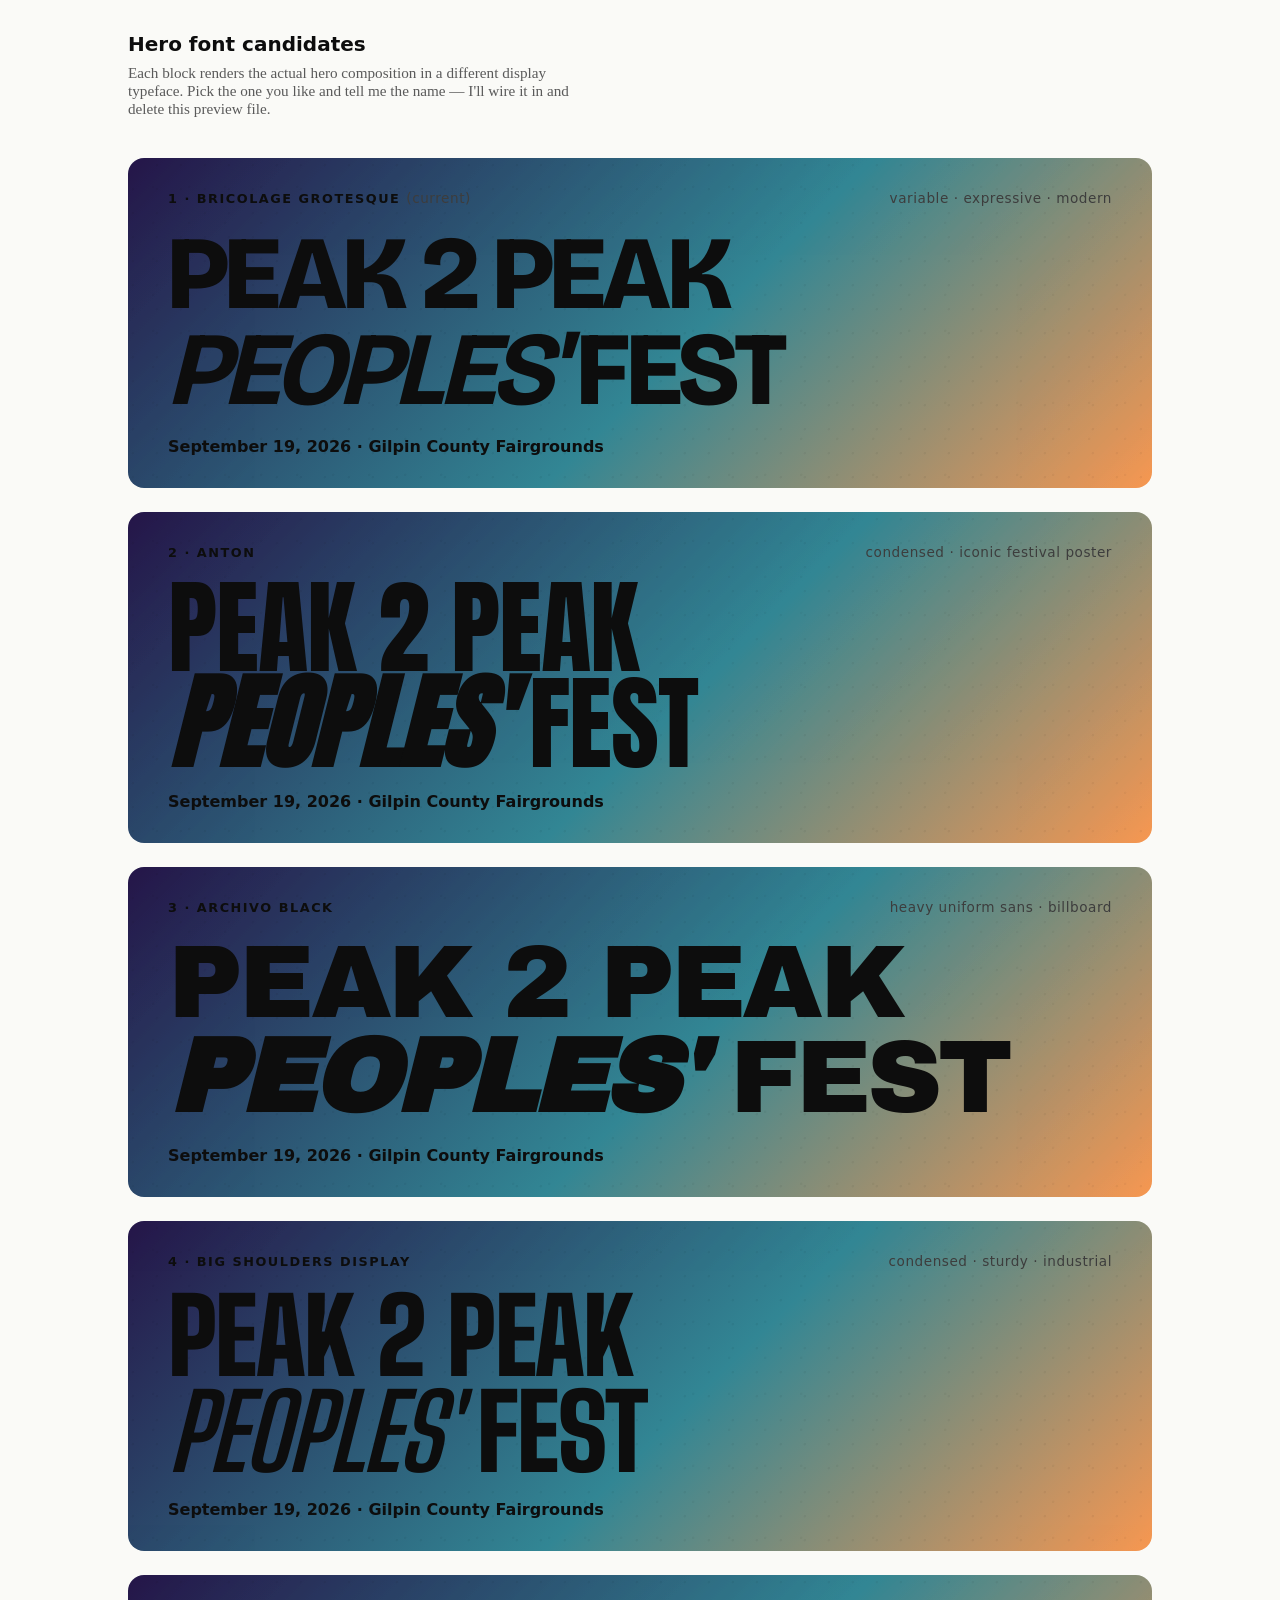
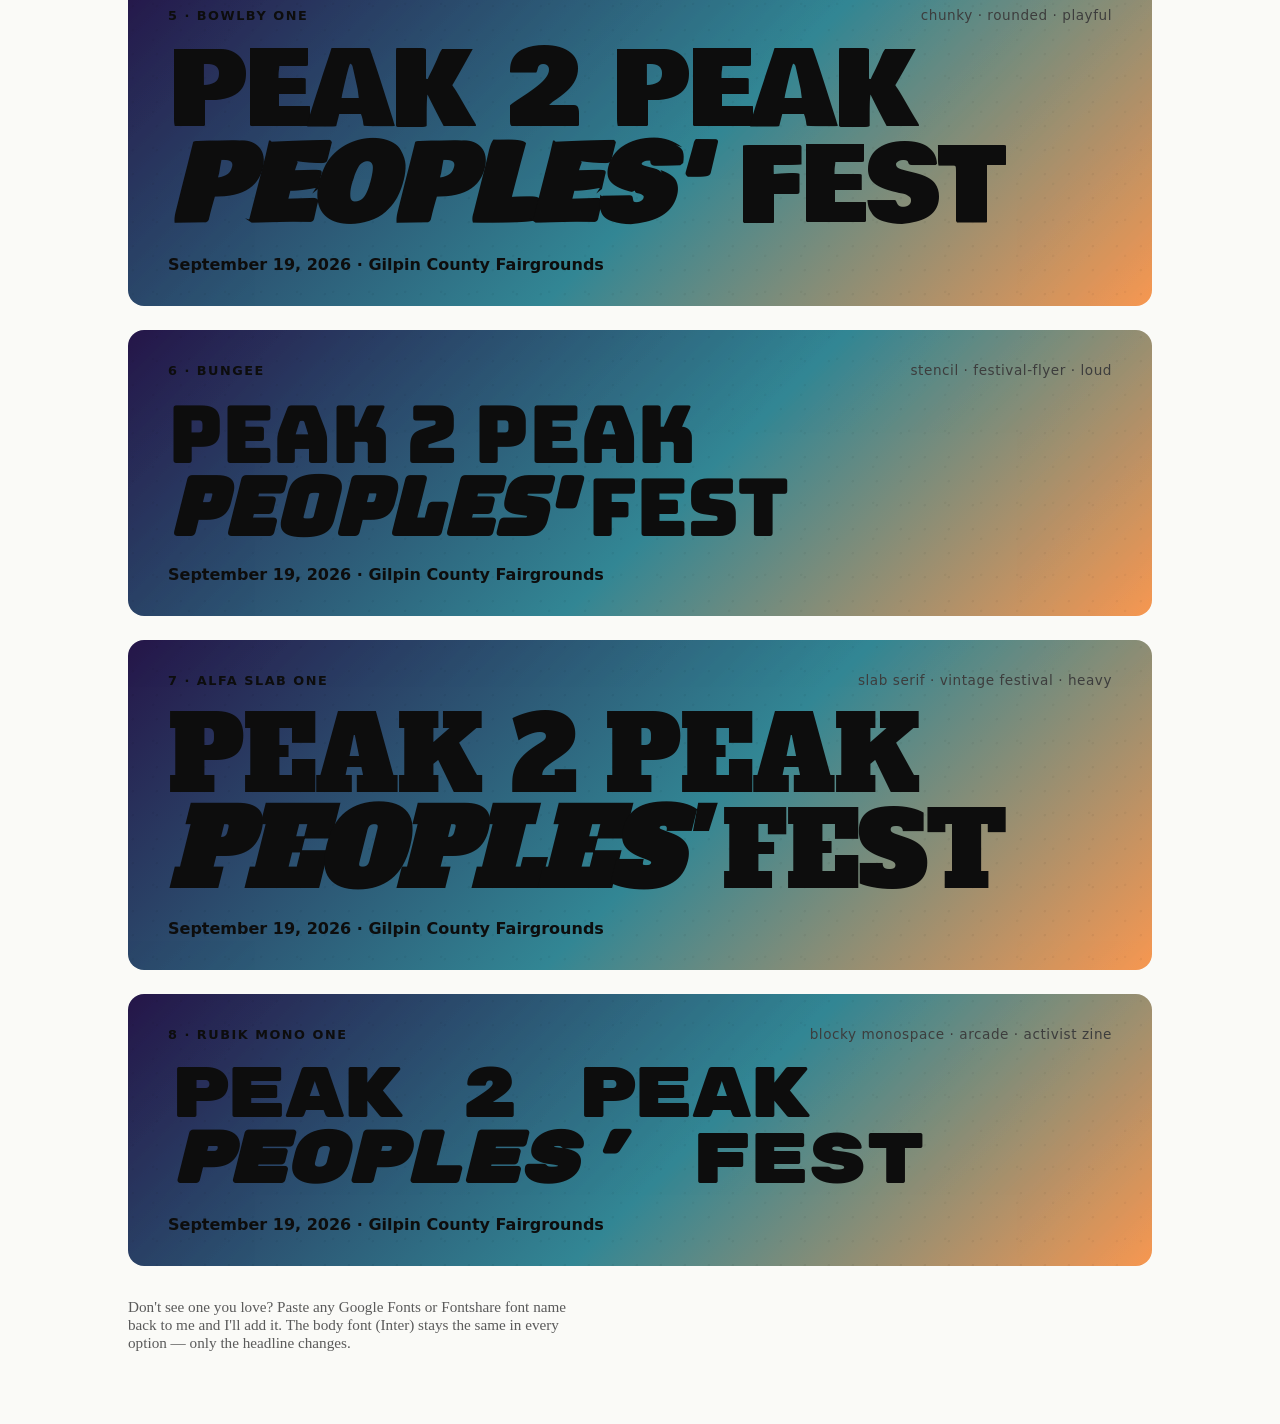
<file: _preview/fonts.html>
<!doctype html>
<html lang="en">
<head>
  <meta charset="utf-8" />
  <meta name="viewport" content="width=device-width, initial-scale=1" />
  <title>Hero font preview — Peak 2 Peak</title>
  <meta name="theme-color" content="#f2f230" />

  <!-- Load all candidate fonts in one request -->
  <link rel="preconnect" href="https://fonts.googleapis.com" />
  <link rel="preconnect" href="https://fonts.gstatic.com" crossorigin />
  <link rel="stylesheet" href="https://fonts.googleapis.com/css2?family=Anton&family=Archivo+Black&family=Big+Shoulders+Display:wght@800;900&family=Bowlby+One&family=Bricolage+Grotesque:opsz,wght@12..96,800&family=Bungee&family=Alfa+Slab+One&family=Rubik+Mono+One&display=swap" />

  <link rel="stylesheet" href="../assets/css/tokens.css" />

  <style>
    body {
      margin: 0;
      font-family: var(--font-body);
      background: var(--paper);
      color: var(--ink);
      padding: 2rem 0;
      -webkit-font-smoothing: antialiased;
    }
    .wrap { max-width: 64rem; margin: 0 auto; padding: 0 clamp(1rem, 4vw, 2rem); }
    h1.page-title {
      font-family: 'Inter', system-ui, sans-serif;
      font-size: 1.25rem;
      font-weight: 600;
      margin: 0 0 0.5rem;
    }
    .page-lede {
      font-size: 0.95rem;
      color: var(--gray-600);
      max-width: 60ch;
      margin: 0 0 2.5rem;
    }
    .specimen {
      background: var(--gradient-brand-diag);
      border-radius: 16px;
      padding: 2rem clamp(1rem, 4vw, 2.5rem);
      margin-bottom: 1.5rem;
      position: relative;
      isolation: isolate;
      overflow: hidden;
    }
    .specimen::before {
      content: '';
      position: absolute; inset: 0;
      background-image: radial-gradient(circle at 20% 30%, rgba(0,0,0,0.06) 1px, transparent 1.5px),
                        radial-gradient(circle at 70% 80%, rgba(0,0,0,0.05) 1px, transparent 1.5px);
      background-size: 24px 24px, 36px 36px;
      pointer-events: none;
      opacity: 0.7;
      z-index: -1;
    }
    .specimen__label {
      display: flex;
      align-items: baseline;
      justify-content: space-between;
      gap: 1rem;
      margin-bottom: 1.25rem;
      font-family: 'Inter', system-ui, sans-serif;
      font-size: 0.8rem;
      font-weight: 600;
      letter-spacing: 0.12em;
      text-transform: uppercase;
      color: var(--ink);
    }
    .specimen__label small {
      font-weight: 500;
      letter-spacing: 0.04em;
      text-transform: none;
      color: var(--gray-700);
      font-size: 0.85rem;
    }
    .title {
      font-size: clamp(2.75rem, 1.5rem + 8vw, 6.5rem);
      line-height: 0.92;
      letter-spacing: -0.035em;
      text-transform: uppercase;
      color: var(--ink);
      margin: 0;
      font-weight: 800;
    }
    .title em { font-style: italic; font-weight: 700; }
    .meta {
      margin-top: 1.25rem;
      font-family: 'Inter', system-ui, sans-serif;
      font-size: 1rem;
      font-weight: 600;
      color: var(--ink);
    }

    /* Per-specimen font assignments */
    .f-bricolage   .title { font-family: 'Bricolage Grotesque', sans-serif; font-weight: 800; }
    .f-anton       .title { font-family: 'Anton', sans-serif; font-weight: 400; letter-spacing: -0.01em; }
    .f-archivo     .title { font-family: 'Archivo Black', sans-serif; font-weight: 400; }
    .f-bigshoulders .title { font-family: 'Big Shoulders Display', sans-serif; font-weight: 900; letter-spacing: -0.015em; }
    .f-bowlby      .title { font-family: 'Bowlby One', sans-serif; font-weight: 400; letter-spacing: -0.02em; }
    .f-bungee      .title { font-family: 'Bungee', sans-serif; font-weight: 400; letter-spacing: -0.01em; font-size: clamp(2.25rem, 1.2rem + 6vw, 5rem); }
    .f-alfaslab    .title { font-family: 'Alfa Slab One', serif; font-weight: 400; letter-spacing: -0.02em; }
    .f-rubikmono   .title { font-family: 'Rubik Mono One', sans-serif; font-weight: 400; letter-spacing: -0.04em; font-size: clamp(2rem, 1rem + 5vw, 4.5rem); }

    .pick-bar {
      position: sticky;
      bottom: 0;
      background: var(--ink);
      color: var(--canary);
      padding: 0.75rem 1rem;
      margin: 2rem -2rem -2rem;
      text-align: center;
      font-size: 0.9rem;
      font-family: 'Inter', system-ui, sans-serif;
    }
  </style>
</head>
<body>
  <div class="wrap">
    <h1 class="page-title">Hero font candidates</h1>
    <p class="page-lede">
      Each block renders the actual hero composition in a different display
      typeface. Pick the one you like and tell me the name — I'll wire it in
      and delete this preview file.
    </p>

    <!-- 1 -->
    <article class="specimen f-bricolage">
      <div class="specimen__label">
        <span>1 · Bricolage Grotesque <small>(current)</small></span>
        <small>variable · expressive · modern</small>
      </div>
      <h2 class="title">Peak 2 Peak<br><em>Peoples'</em> Fest</h2>
      <div class="meta">September 19, 2026 · Gilpin County Fairgrounds</div>
    </article>

    <!-- 2 -->
    <article class="specimen f-anton">
      <div class="specimen__label">
        <span>2 · Anton</span>
        <small>condensed · iconic festival poster</small>
      </div>
      <h2 class="title">Peak 2 Peak<br><em>Peoples'</em> Fest</h2>
      <div class="meta">September 19, 2026 · Gilpin County Fairgrounds</div>
    </article>

    <!-- 3 -->
    <article class="specimen f-archivo">
      <div class="specimen__label">
        <span>3 · Archivo Black</span>
        <small>heavy uniform sans · billboard</small>
      </div>
      <h2 class="title">Peak 2 Peak<br><em>Peoples'</em> Fest</h2>
      <div class="meta">September 19, 2026 · Gilpin County Fairgrounds</div>
    </article>

    <!-- 4 -->
    <article class="specimen f-bigshoulders">
      <div class="specimen__label">
        <span>4 · Big Shoulders Display</span>
        <small>condensed · sturdy · industrial</small>
      </div>
      <h2 class="title">Peak 2 Peak<br><em>Peoples'</em> Fest</h2>
      <div class="meta">September 19, 2026 · Gilpin County Fairgrounds</div>
    </article>

    <!-- 5 -->
    <article class="specimen f-bowlby">
      <div class="specimen__label">
        <span>5 · Bowlby One</span>
        <small>chunky · rounded · playful</small>
      </div>
      <h2 class="title">Peak 2 Peak<br><em>Peoples'</em> Fest</h2>
      <div class="meta">September 19, 2026 · Gilpin County Fairgrounds</div>
    </article>

    <!-- 6 -->
    <article class="specimen f-bungee">
      <div class="specimen__label">
        <span>6 · Bungee</span>
        <small>stencil · festival-flyer · loud</small>
      </div>
      <h2 class="title">Peak 2 Peak<br><em>Peoples'</em> Fest</h2>
      <div class="meta">September 19, 2026 · Gilpin County Fairgrounds</div>
    </article>

    <!-- 7 -->
    <article class="specimen f-alfaslab">
      <div class="specimen__label">
        <span>7 · Alfa Slab One</span>
        <small>slab serif · vintage festival · heavy</small>
      </div>
      <h2 class="title">Peak 2 Peak<br><em>Peoples'</em> Fest</h2>
      <div class="meta">September 19, 2026 · Gilpin County Fairgrounds</div>
    </article>

    <!-- 8 -->
    <article class="specimen f-rubikmono">
      <div class="specimen__label">
        <span>8 · Rubik Mono One</span>
        <small>blocky monospace · arcade · activist zine</small>
      </div>
      <h2 class="title">Peak 2 Peak<br><em>Peoples'</em> Fest</h2>
      <div class="meta">September 19, 2026 · Gilpin County Fairgrounds</div>
    </article>

    <p class="page-lede" style="margin-top: 2rem;">
      Don't see one you love? Paste any Google Fonts or Fontshare font name
      back to me and I'll add it. The body font (Inter) stays the same in
      every option — only the headline changes.
    </p>
  </div>
</body>
</html>
</file>
<file: assets/css/tokens.css>
/* ==========================================================================
   Peak 2 Peak Peoples' Festival — Design Tokens
   The single source of truth for color, type, spacing, and motion.
   Edit values here; never hard-code colors elsewhere.
   ========================================================================== */

:root {
  /* ---------- Brand palette (from the festival poster artwork) ----------
     The yellow->cyan neon set was placeholder for stakeholder buy-in.
     Reskinned to match the poster: deep indigo, teal, orange, cream. */
  --indigo:        #251649;   /* poster sky / ink — deep base */
  --teal:          #328694;   /* poster water / borders */
  --orange:        #f79751;   /* poster mountains / foliage — primary accent */
  --cream:         #fcc092;   /* poster highlights */
  /* Slightly-darkened companion shades for hover / pressed / borders. */
  --indigo-deep:   #1a0f36;
  --teal-deep:     #256a76;
  --orange-deep:   #d97b34;

  /* Back-compat aliases: the old rainbow names remain in use by the lineup
     markers, involve-card bars, and vendor pills. Each maps onto a poster
     color so those accent rotations stay distinct without touching styles.css. */
  --canary:        var(--orange);
  --cyan:          var(--teal);
  --lime:          var(--cream);
  --aqua:          var(--indigo);
  --mint:          var(--cream);
  --canary-deep:   var(--orange-deep);
  --cyan-deep:     var(--teal-deep);

  /* Signature gradient (indigo -> teal -> orange) */
  --gradient-brand: linear-gradient(
    90deg,
    var(--indigo) 0%,
    var(--teal)   55%,
    var(--orange) 100%
  );
  --gradient-brand-diag: linear-gradient(
    135deg,
    var(--indigo) 0%,
    var(--teal)   55%,
    var(--orange) 100%
  );
  --gradient-brand-vert: linear-gradient(
    180deg,
    var(--indigo) 0%,
    var(--teal)   55%,
    var(--orange) 100%
  );

  /* ---------- Neutral scale ---------- */
  --ink:           #0d0d0d;   /* near-black — headlines & primary text */
  --gray-900:      #1a1a1a;
  --gray-800:      #262626;
  --gray-700:      #3d3d3d;   /* body copy on light bg */
  --gray-600:      #5a5a5a;
  --gray-500:      #767676;   /* secondary / muted text */
  --gray-400:      #9a9a9a;
  --gray-300:      #c8c8c8;   /* subtle borders */
  --gray-200:      #dedede;
  --gray-100:      #ededed;   /* dividers, alt section bg */
  --gray-50:       #f4f4f1;
  --paper:         #fafaf7;   /* main page background — warm off-white */
  --white:         #ffffff;

  /* ---------- Semantic role mapping ----------
     Use these in component CSS. Never reference brand colors directly
     in a layout — go through these so we can re-skin in one place. */
  --color-bg:               var(--paper);
  --color-bg-alt:           var(--gray-100);
  --color-bg-card:          var(--white);
  --color-text:             var(--ink);
  --color-text-muted:       var(--gray-500);
  --color-text-on-accent:   var(--ink);    /* black text sits on every neon */
  --color-border:           var(--gray-300);
  --color-border-strong:    var(--gray-700);
  --color-accent:           var(--canary); /* primary CTA fill */
  --color-accent-hover:     var(--canary-deep);
  --color-link:             var(--ink);
  --color-link-underline:   var(--cyan-deep);

  /* ---------- Typography ----------
     Display: Tanker (Fontshare) — wide, chunky display sans with poster
              energy. Single weight (400). Used for headlines & wordmark.
     Body:    Bespoke Serif (Fontshare) — refined contemporary serif. Used
              for body copy, eyebrows, sub-labels, button text. */
  --font-display: 'Tanker', 'Impact', 'Arial Black', system-ui, sans-serif;
  --font-body:    'Bespoke Serif', Georgia, 'Times New Roman', serif;
  --font-mono:    'JetBrains Mono', ui-monospace, 'SFMono-Regular', monospace;

  /* Type scale — mobile-first, fluid (clamp = min, preferred-vw, max) */
  --fs-xs:    0.75rem;                          /* 12 */
  --fs-sm:    0.875rem;                         /* 14 */
  --fs-base:  1rem;                             /* 16 */
  --fs-md:    1.125rem;                         /* 18 */
  --fs-lg:    1.25rem;                          /* 20 */
  --fs-xl:    clamp(1.5rem,   1.2rem + 1.2vw, 2rem);
  --fs-2xl:   clamp(2rem,     1.5rem + 2vw,   3rem);
  --fs-3xl:   clamp(2.75rem,  1.8rem + 4vw,   4.5rem);
  --fs-display:clamp(3.5rem,  2rem + 7vw,    7.5rem);  /* hero headline */

  /* Line heights */
  --lh-tight:   1.05;
  --lh-snug:    1.2;
  --lh-normal:  1.5;
  --lh-relaxed: 1.65;

  /* Letter spacing */
  --tracking-tight:  -0.02em;
  --tracking-normal: 0;
  --tracking-wide:   0.05em;
  --tracking-wider:  0.12em;

  /* ---------- Spacing scale (rem-based, 4px increments) ---------- */
  --space-1:  0.25rem;   /*  4 */
  --space-2:  0.5rem;    /*  8 */
  --space-3:  0.75rem;   /* 12 */
  --space-4:  1rem;      /* 16 */
  --space-5:  1.5rem;    /* 24 */
  --space-6:  2rem;      /* 32 */
  --space-7:  3rem;      /* 48 */
  --space-8:  4rem;      /* 64 */
  --space-9:  6rem;      /* 96 */
  --space-10: 8rem;      /* 128 */

  /* ---------- Layout ---------- */
  --container-narrow: 42rem;   /* prose */
  --container-base:   64rem;   /* default content width */
  --container-wide:   80rem;   /* wide sections */
  --section-pad-y:    clamp(3rem, 5vw + 1rem, 6rem);
  --nav-height:       60px;    /* nav inner content height */

  /* ---------- Radii ---------- */
  --radius-sm: 4px;
  --radius-md: 8px;
  --radius-lg: 16px;
  --radius-pill: 999px;

  /* ---------- Borders ---------- */
  --border-thin:  1px solid var(--color-border);
  --border-bold:  2px solid var(--ink);

  /* ---------- Shadows (used sparingly — flat aesthetic) ---------- */
  --shadow-sm: 0 1px 2px rgba(0, 0, 0, 0.06);
  --shadow-md: 0 4px 12px rgba(0, 0, 0, 0.08);
  --shadow-pop: 4px 4px 0 var(--ink);   /* poster-style offset shadow */

  /* ---------- Motion ---------- */
  --ease-out:  cubic-bezier(0.2, 0.7, 0.2, 1);
  --ease-in:   cubic-bezier(0.7, 0, 0.7, 0.3);
  --dur-fast:  150ms;
  --dur-base:  250ms;
  --dur-slow:  450ms;

  /* ---------- Z-index scale ---------- */
  --z-nav:     50;
  --z-overlay: 60;
  --z-modal:   70;
}

/* Reduced motion — respect user preferences */
@media (prefers-reduced-motion: reduce) {
  :root {
    --dur-fast: 0ms;
    --dur-base: 0ms;
    --dur-slow: 0ms;
  }
}
</file>
